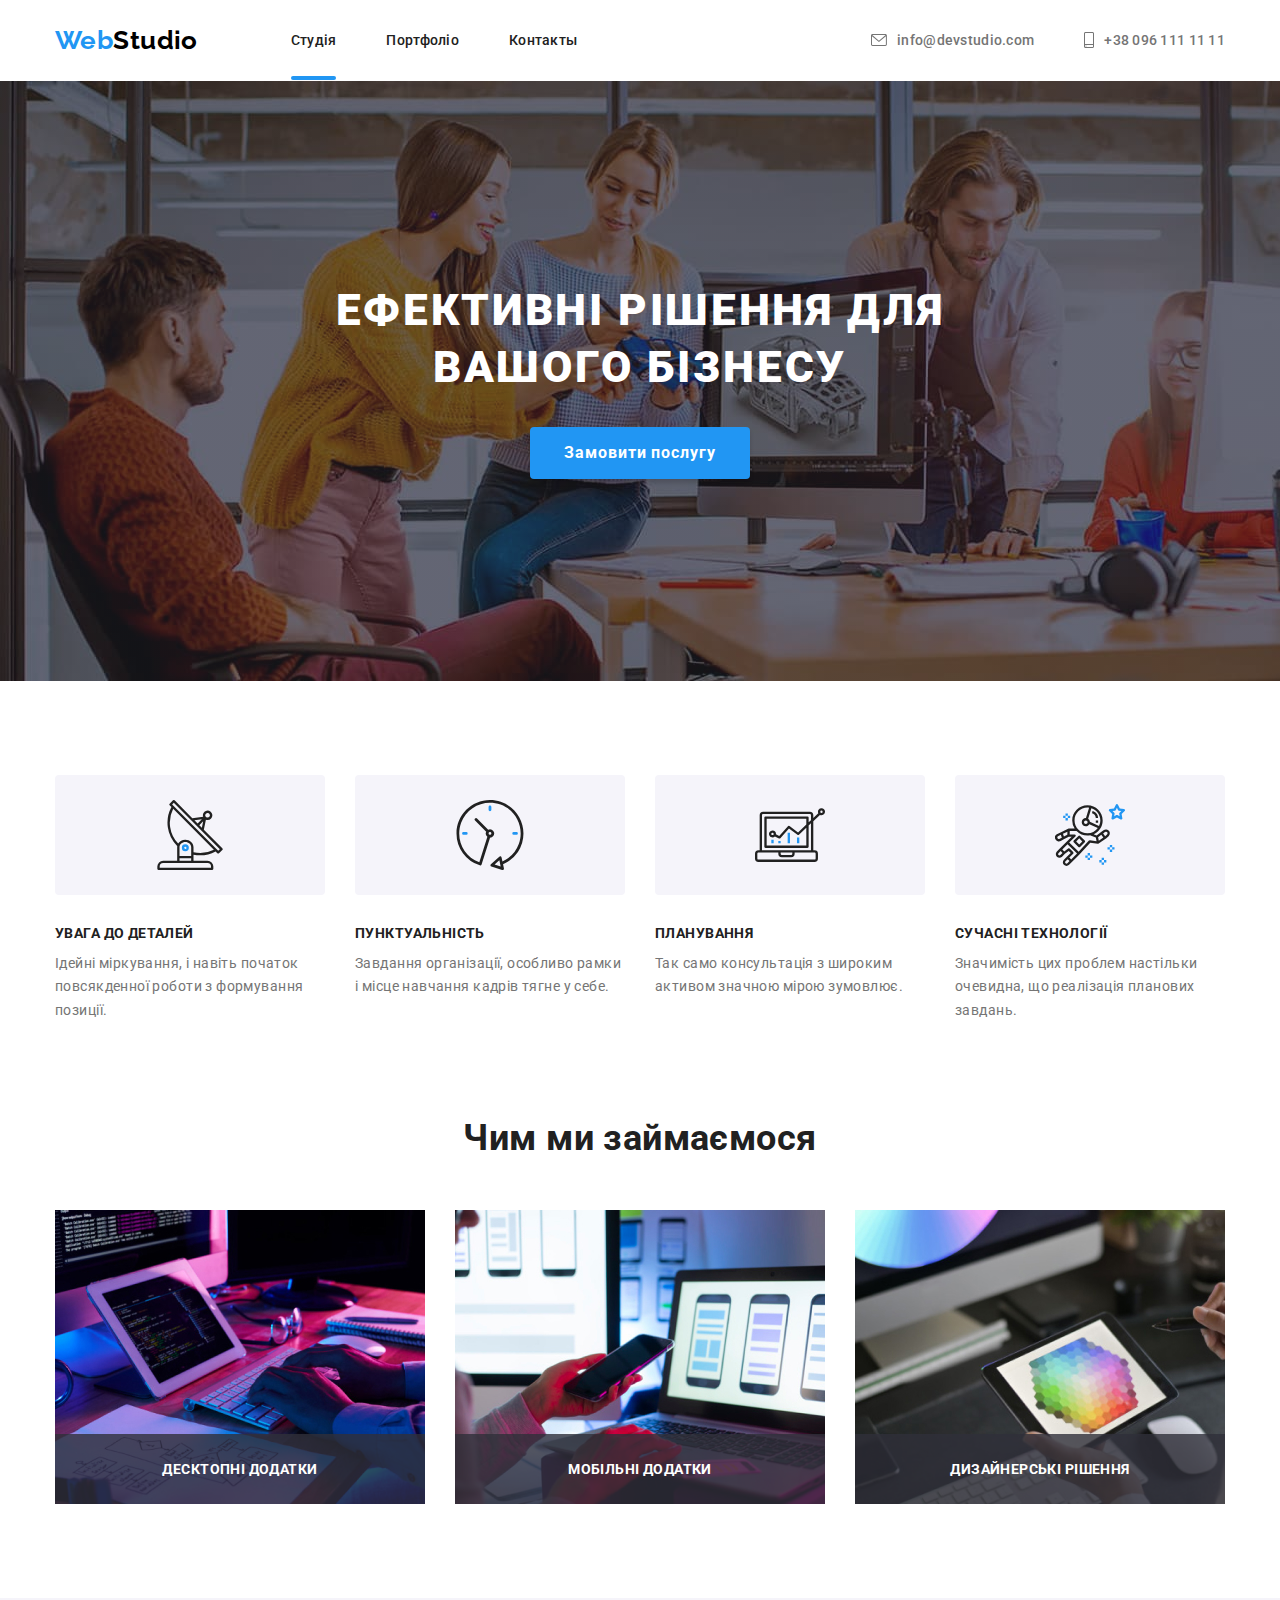
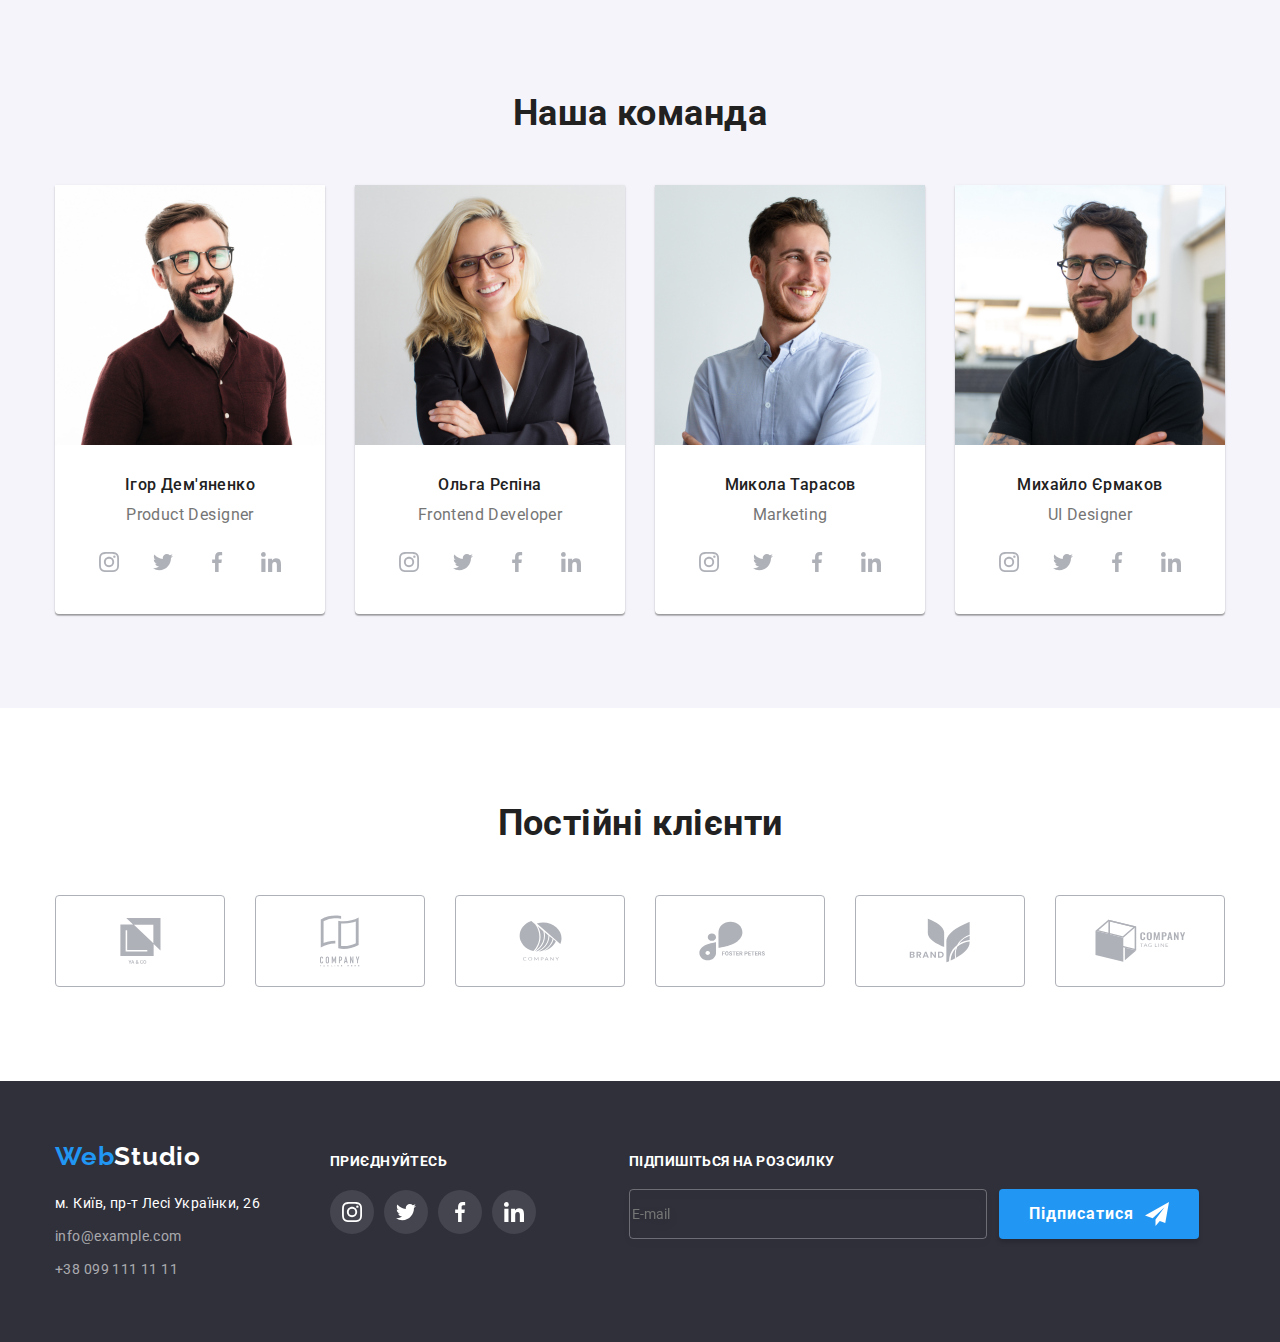
<file: index.html>
<!DOCTYPE html>
<html lang="en">
  <head>
    <meta charset="UTF-8" />
    <meta http-equiv="X-UA-Compatible" content="IE=edge" />
    <meta name="viewport" content="width=device-width, initial-scale=1.0" />
    <link rel="preconnect" href="https://fonts.googleapis.com" />
    <link rel="preconnect" href="https://fonts.gstatic.com" crossorigin />
    <link
      href="https://fonts.googleapis.com/css2?family=Raleway:wght@700&family=Roboto:wght@400;500;700&display=swap"
      rel="stylesheet"
    />
    <link
      rel="stylesheet"
      href="https://cdnjs.cloudflare.com/ajax/libs/modern-normalize/1.1.0/modern-normalize.min.css"
    />
    <link rel="stylesheet" href="./css/main.min.css" />
    <link rel="stylesheet" href="./css/reset.css" />
    <link rel="stylesheet" href="./css/style.css" />
    <title>DZ_2</title>
  </head>
  <body>
    <!-- HEADER -->
    <header class="header">
      <div class="container header-container">
        <nav class="header-nav">
          <a href="./index.html" class="icon-link"
            ><span class="header-icon">Web</span>Studio</a
          >
          <ul class="header-list">
            <li class="header-item">
              <a
                href="./index.html"
                class="header-link visited header-border-link header-current"
              >
                Студія</a
              >
            </li>
            <li class="header-item">
              <a
                href="portfolio.html"
                target="_blank"
                class="header-link header-border-link"
              >
                Портфоліо</a
              >
            </li>
            <li class="header-item">
              <a href="" class="header-link header-border-link"> Контакты</a>
            </li>
          </ul>
        </nav>

        <ul class="header-auth">
          <li class="header-auth-item">
            <a
              href="mailto:info@devstudio.com"
              target="_blank"
              class="header-auth-link"
              >info@devstudio.com
              <svg class="header-email-icon" width="16" height="12">
                <use href="./Img/header-icons.svg#icon-envelope-hover"></use>
              </svg>
            </a>
          </li>
          <li class="header-auth-item">
            <a href="tel:+380961111111" target="_blank" class="header-auth-link"
              >+38 096 111 11 11
              <svg class="header-email-icon" width="10" height="16">
                <use href="./Img/header-icons.svg#icon-smartphone"></use>
              </svg>
            </a>
          </li>
        </ul>
      </div>
    </header>

    <main>
      <!-- HERO -->
      <section class="hero section">
        <div class="container">
          <h1 class="hero-title">Ефективні рішення для вашого бізнесу</h1>
          <button type="button" class="hero-btn" data-modal-open>
            Замовити послугу
          </button>
        </div>
      </section>
      <!-- advantage -->
      <section class="advantage container section">
        <h2 class="advantage-title title visually-hidden">Особенности</h2>
        <ul class="advantage-list">
          <li class="advantage-item">
            <div class="advantage-icon-border">
              <svg class="advantage-icons" width="70" height="70">
                <use href="./Img/advantage-icons.svg#icon-antenna-1"></use>
              </svg>
            </div>
            <h3 class="advantage-secondary-title">УВАГА ДО ДЕТАЛЕЙ</h3>
            <p class="advantage-text">
              Ідейні міркування, і навіть початок повсякденної роботи з
              формування позиції.
            </p>
          </li>
          <li class="advantage-item">
            <div class="advantage-icon-border">
              <svg class="advantage-icons" width="70" height="70">
                <use href="./Img/advantage-icons.svg#icon-clock-1"></use>
              </svg>
            </div>
            <h3 class="advantage-secondary-title">ПУНКТУАЛЬНІСТЬ</h3>
            <p class="advantage-text">
              Завдання організації, особливо рамки і місце навчання кадрів тягне
              у себе.
            </p>
          </li>
          <li class="advantage-item">
            <div class="advantage-icon-border">
              <svg class="advantage-icons" width="70" height="70">
                <use href="./Img/advantage-icons.svg#icon-diagram-1"></use>
              </svg>
            </div>
            <h3 class="advantage-secondary-title">ПЛАНУВАННЯ</h3>
            <p class="advantage-text">
              Так само консультація з широким активом значною мірою зумовлює.
            </p>
          </li>
          <li class="advantage-item">
            <div class="advantage-icon-border">
              <svg class="advantage-icons" width="70" height="70">
                <use href="./Img/advantage-icons.svg#icon-astronaut-1"></use>
              </svg>
            </div>
            <h3 class="advantage-secondary-title">СУЧАСНІ ТЕХНОЛОГІЇ</h3>
            <p class="advantage-text">
              Значимість цих проблем настільки очевидна, що реалізація планових
              завдань.
            </p>
          </li>
        </ul>
      </section>
      <!-- WORK -->
      <section class="work container section">
        <h2 class="work-title title">Чим ми займаємося</h2>
        <ul class="work-list">
          <li class="work-item">
            <img src="./Img/code.jpg" alt="code" width="370" />
            <p class="work-text work-box">Десктопні додатки</p>
          </li>
          <li class="work-item">
            <img src="./Img/phone.jpg" alt="phone" width="370" />
            <p class="work-text work-box">Мобільні додатки</p>
          </li>
          <li class="work-item">
            <img src="./Img/tablet.jpg" alt="tablet" width="370" />
            <p class="work-text work-box">Дизайнерські рішення</p>
          </li>
        </ul>
      </section>
      <!-- TEAM -->
      <section class="team section">
        <div class="container">
          <h2 class="team-title title">Наша команда</h2>
          <ul class="team-list">
            <li class="team-item">
              <img
                src="./Img/img_1.jpg"
                alt="Ігор Дем'яненко
                 "
                width="270"
              />
              <h3 class="team-secondary-title">Ігор Дем'яненко</h3>
              <p class="team-text">Product Designer</p>
              <ul class="team-icon-list">
                <li class="team-icon-item">
                  <a class="team-icon-link" href="">
                    <svg class="team-soc-icon" width="20" height="20">
                      <use href="./Img/soc.svg#icon-instagram"></use>
                    </svg>
                  </a>
                </li>
                <li class="team-icon-item">
                  <a class="team-icon-link" href="">
                    <svg class="team-soc-icon" width="20" height="20">
                      <use href="./Img/soc.svg#icon-twitter"></use>
                    </svg>
                  </a>
                </li>
                <li class="team-icon-item">
                  <a class="team-icon-link" href="">
                    <svg class="team-soc-icon" width="20" height="20">
                      <use href="./Img/soc.svg#icon-facebook"></use>
                    </svg>
                  </a>
                </li>
                <li class="team-icon-item">
                  <a class="team-icon-link" href="">
                    <svg class="team-soc-icon" width="20" height="20">
                      <use href="./Img/soc.svg#icon-linkedin"></use>
                    </svg>
                  </a>
                </li>
              </ul>
            </li>
            <li class="team-item">
              <img
                src="./Img/img_2.jpg"
                alt="Ольга Рєпіна
                 "
                width="270"
              />
              <h3 class="team-secondary-title">Ольга Рєпіна</h3>
              <p class="team-text">Frontend Developer</p>
              <ul class="team-icon-list">
                <li class="team-icon-item">
                  <a class="team-icon-link" href="">
                    <svg class="team-soc-icon" width="20" height="20">
                      <use href="./Img/soc.svg#icon-instagram"></use>
                    </svg>
                  </a>
                </li>
                <li class="team-icon-item">
                  <a class="team-icon-link" href="">
                    <svg class="team-soc-icon" width="20" height="20">
                      <use href="./Img/soc.svg#icon-twitter"></use>
                    </svg>
                  </a>
                </li>
                <li class="team-icon-item">
                  <a class="team-icon-link" href="">
                    <svg class="team-soc-icon" width="20" height="20">
                      <use href="./Img/soc.svg#icon-facebook"></use>
                    </svg>
                  </a>
                </li>
                <li class="team-icon-item">
                  <a class="team-icon-link" href="">
                    <svg class="team-soc-icon" width="20" height="20">
                      <use href="./Img/soc.svg#icon-linkedin"></use>
                    </svg>
                  </a>
                </li>
              </ul>
            </li>
            <li class="team-item">
              <img
                src="./Img/img_3.jpg"
                alt="Микола Тарасов
                 "
                width="270"
              />
              <h3 class="team-secondary-title">Микола Тарасов</h3>
              <p class="team-text">Marketing</p>
              <ul class="team-icon-list">
                <li class="team-icon-item">
                  <a class="team-icon-link" href="">
                    <svg class="team-soc-icon" width="20" height="20">
                      <use href="./Img/soc.svg#icon-instagram"></use>
                    </svg>
                  </a>
                </li>
                <li class="team-icon-item">
                  <a class="team-icon-link" href="">
                    <svg class="team-soc-icon" width="20" height="20">
                      <use href="./Img/soc.svg#icon-twitter"></use>
                    </svg>
                  </a>
                </li>
                <li class="team-icon-item">
                  <a class="team-icon-link" href="">
                    <svg class="team-soc-icon" width="20" height="20">
                      <use href="./Img/soc.svg#icon-facebook"></use>
                    </svg>
                  </a>
                </li>
                <li class="team-icon-item">
                  <a class="team-icon-link" href="">
                    <svg class="team-soc-icon" width="20" height="20">
                      <use href="./Img/soc.svg#icon-linkedin"></use>
                    </svg>
                  </a>
                </li>
              </ul>
            </li>
            <li class="team-item">
              <img
                src="./Img/img_4.jpg"
                alt="Михайло Єрмаков
                 "
                width="270"
              />
              <h3 class="team-secondary-title">Михайло Єрмаков</h3>
              <p class="team-text">UI Designer</p>
              <ul class="team-icon-list">
                <li class="team-icon-item">
                  <a class="team-icon-link" href="">
                    <svg class="team-soc-icon" width="20" height="20">
                      <use href="./Img/soc.svg#icon-instagram"></use>
                    </svg>
                  </a>
                </li>
                <li class="team-icon-item">
                  <a class="team-icon-link" href="">
                    <svg class="team-soc-icon" width="20" height="20">
                      <use href="./Img/soc.svg#icon-twitter"></use>
                    </svg>
                  </a>
                </li>
                <li class="team-icon-item">
                  <a class="team-icon-link" href="">
                    <svg class="team-soc-icon" width="20" height="20">
                      <use href="./Img/soc.svg#icon-facebook"></use>
                    </svg>
                  </a>
                </li>
                <li class="team-icon-item">
                  <a class="team-icon-link" href="">
                    <svg class="team-soc-icon" width="20" height="20">
                      <use href="./Img/soc.svg#icon-linkedin"></use>
                    </svg>
                  </a>
                </li>
              </ul>
            </li>
          </ul>
        </div>
      </section>
      <!-- CLIENTS -->
      <section class="clients container section">
        <h2 class="title-clients title">Постійні клієнти</h2>
        <ul class="clients-list">
          <li class="clients-item">
            <a href="" class="clients-link">
              <svg class="clients-icon" width="41" height="46">
                <use href="./Img/clients-icon.svg#icon-group"></use>
              </svg>
            </a>
          </li>
          <li class="clients-item">
            <a href="" class="clients-link">
              <svg class="clients-icon" width="40" height="52">
                <use href="./Img/clients-icon.svg#icon-group-1"></use>
              </svg>
            </a>
          </li>
          <li class="clients-item">
            <a href="" class="clients-link">
              <svg class="clients-icon" width="43" height="41">
                <use href="./Img/clients-icon.svg#icon-group-2"></use>
              </svg>
            </a>
          </li>
          <li class="clients-item">
            <a href="" class="clients-link">
              <svg class="clients-icon" width="84" height="40">
                <use href="./Img/clients-icon.svg#icon-group-3"></use>
              </svg>
            </a>
          </li>
          <li class="clients-item">
            <a href="" class="clients-link">
              <svg class="clients-icon" width="62" height="45">
                <use href="./Img/clients-icon.svg#icon-group-4"></use>
              </svg>
            </a>
          </li>
          <li class="clients-item">
            <a href="" class="clients-link">
              <svg class="clients-icon" width="93" height="43">
                <use href="./Img/clients-icon.svg#icon-group-5"></use>
              </svg>
            </a>
          </li>
        </ul>
      </section>
    </main>
    <!-- FOOTER -->
    <footer class="footer">
      <div class="container footer-section">
        <address class="address">
          <ul class="adrress-list">
            <li class="address-item">
              <a href="./index.html" class="footer-icon-secondary"
                ><span class="footer-icon">Web</span>Studio</a
              >
            </li>
            <li class="address-item">
              <a
                href="https://goo.gl/maps/q9b8zo8jBSZSoCHC9"
                target="_blank"
                rel="noopener noreferrer"
                class="adress-link"
                >м. Київ, пр-т Лесі Українки, 26</a
              ><br />
            </li>
            <li class="address-item">
              <a href="mailto:info@example.com" class="contact-link"
                >info@example.com</a
              ><br />
            </li>
            <li class="address-item">
              <a href="tel:+380991111111" class="contact-link"
                >+38 099 111 11 11</a
              >
            </li>
          </ul>
          <div class="footer-position">
            <h3 class="footer-title">приєднуйтесь</h3>
            <ul class="footer-icon-list">
              <li class="footer-icon-item">
                <a class="footer-icon-link" href="">
                  <svg class="footer-soc-icon" width="20" height="20">
                    <use href="./Img/soc.svg#icon-instagram"></use>
                  </svg>
                </a>
              </li>
              <li class="footer-icon-item">
                <a class="footer-icon-link" href="">
                  <svg class="footer-soc-icon" width="20" height="20">
                    <use href="./Img/soc.svg#icon-twitter"></use>
                  </svg>
                </a>
              </li>
              <li class="footer-icon-item">
                <a class="footer-icon-link" href="">
                  <svg class="footer-soc-icon" width="20" height="20">
                    <use href="./Img/soc.svg#icon-facebook"></use>
                  </svg>
                </a>
              </li>
              <li class="footer-icon-item">
                <a class="footer-icon-link" href="">
                  <svg class="footer-soc-icon" width="20" height="20">
                    <use href="./Img/soc.svg#icon-linkedin"></use>
                  </svg>
                </a>
              </li>
            </ul>
          </div>
          <form>
            <div class="footer-primery-form">
              <h3 class="footer-form-title">Підпишіться на розсилку</h3>
              <div class="footer-form">
                <label for=""></label>
                <input
                  class="footer-input"
                  type="Email"
                  name="user-email"
                  id="user-email"
                  placeholder="E-mail"
                />
                <button type="button" class="footer-btn-form">
                  <svg class="footer-form-icon" width="24" height="24">
                    <use href="./Img/footer-modal.svg#icon-icon-send"></use>
                  </svg>
                  Підписатися
                </button>
              </div>
            </div>
          </form>
        </address>
      </div>
    </footer>

    <!-- MODAL -->
    <div class="backdrop is-hidden" data-modal>
      <div class="modal">
        <p class="modal-title">Залиште свої дані, ми вам передзвонимо</p>
        <form for="text" class="modal-form">
          <div class="modal-position">
            <label class="modal-label" for="user_text" class="modal-label">
              Імя</label
            >
            <div class="modal-position-svg">
              <input
                type="text"
                name="username"
                id="user_text"
                class="model-input"
                required
                autofocus
              />
              <svg class="modal-icon" width="18" height="18">
                <use href="./Img/modal.svg#icon-person-black-18dp-1"></use>
              </svg>
            </div>
          </div>
          <div class="modal-position">
            <label class="modal-label" for="user_tel">Телефон</label>
            <div class="modal-position-svg">
              <input
                type="tel"
                name="usertel"
                id="user_tel"
                class="model-input"
                autofocus
                required
              />
              <svg class="modal-icon" width="18" height="18">
                <use href="./Img/modal.svg#icon-phone-black-18dp-1"></use>
              </svg>
            </div>
          </div>
          <div class="modal-position">
            <label class="modal-label" for="user_email">Пошта</label>
            <div class="modal-position-svg">
              <input
                type="email"
                name="useremail"
                id="user_email"
                class="model-input"
                autofocus
                required
              />
              <svg class="modal-icon" width="18" height="18">
                <use href="./Img/modal.svg#icon-email-black-18dp-1"></use>
              </svg>
            </div>
          </div>
          <div class="modal-position">
            <label class="modal-label" for="user_koment">Коментар</label>
            <textarea
              class="modal-textarea"
              name="user-text"
              id="user_koment"
              placeholder="Введіть текст"
            ></textarea>
          </div>
          <div class="modal-check">
            <input
              type="checkbox"
              id="user_check"
              class="modal-checkbox visually-hidden"
            />
            <label for="user_check" class="label-check">
              <span>
                <svg class="checkbox-icon" width="11" height="8">
                  <use href="./Img/footer-modal.svg#icon-Vector-1"></use>
                </svg>
              </span>
              Погоджуюся з розсилкою та приймаю
              <a href="" class="modal-link">Умови договору</a></label
            >
          </div>
          <button type="submit" class="modal-button">Відправити</button>
        </form>
        <button type="button" class="modal-btn" data-modal-close>
          <svg class="modal-svg" data-modal-close width="18" height="18">
            <use href="./Img/header-icons.svg#icon-close-black-18dp-2-1"></use>
          </svg>
        </button>
      </div>
    </div>
    <script src="./js/modal.js"></script>
  </body>
</html>
</file>
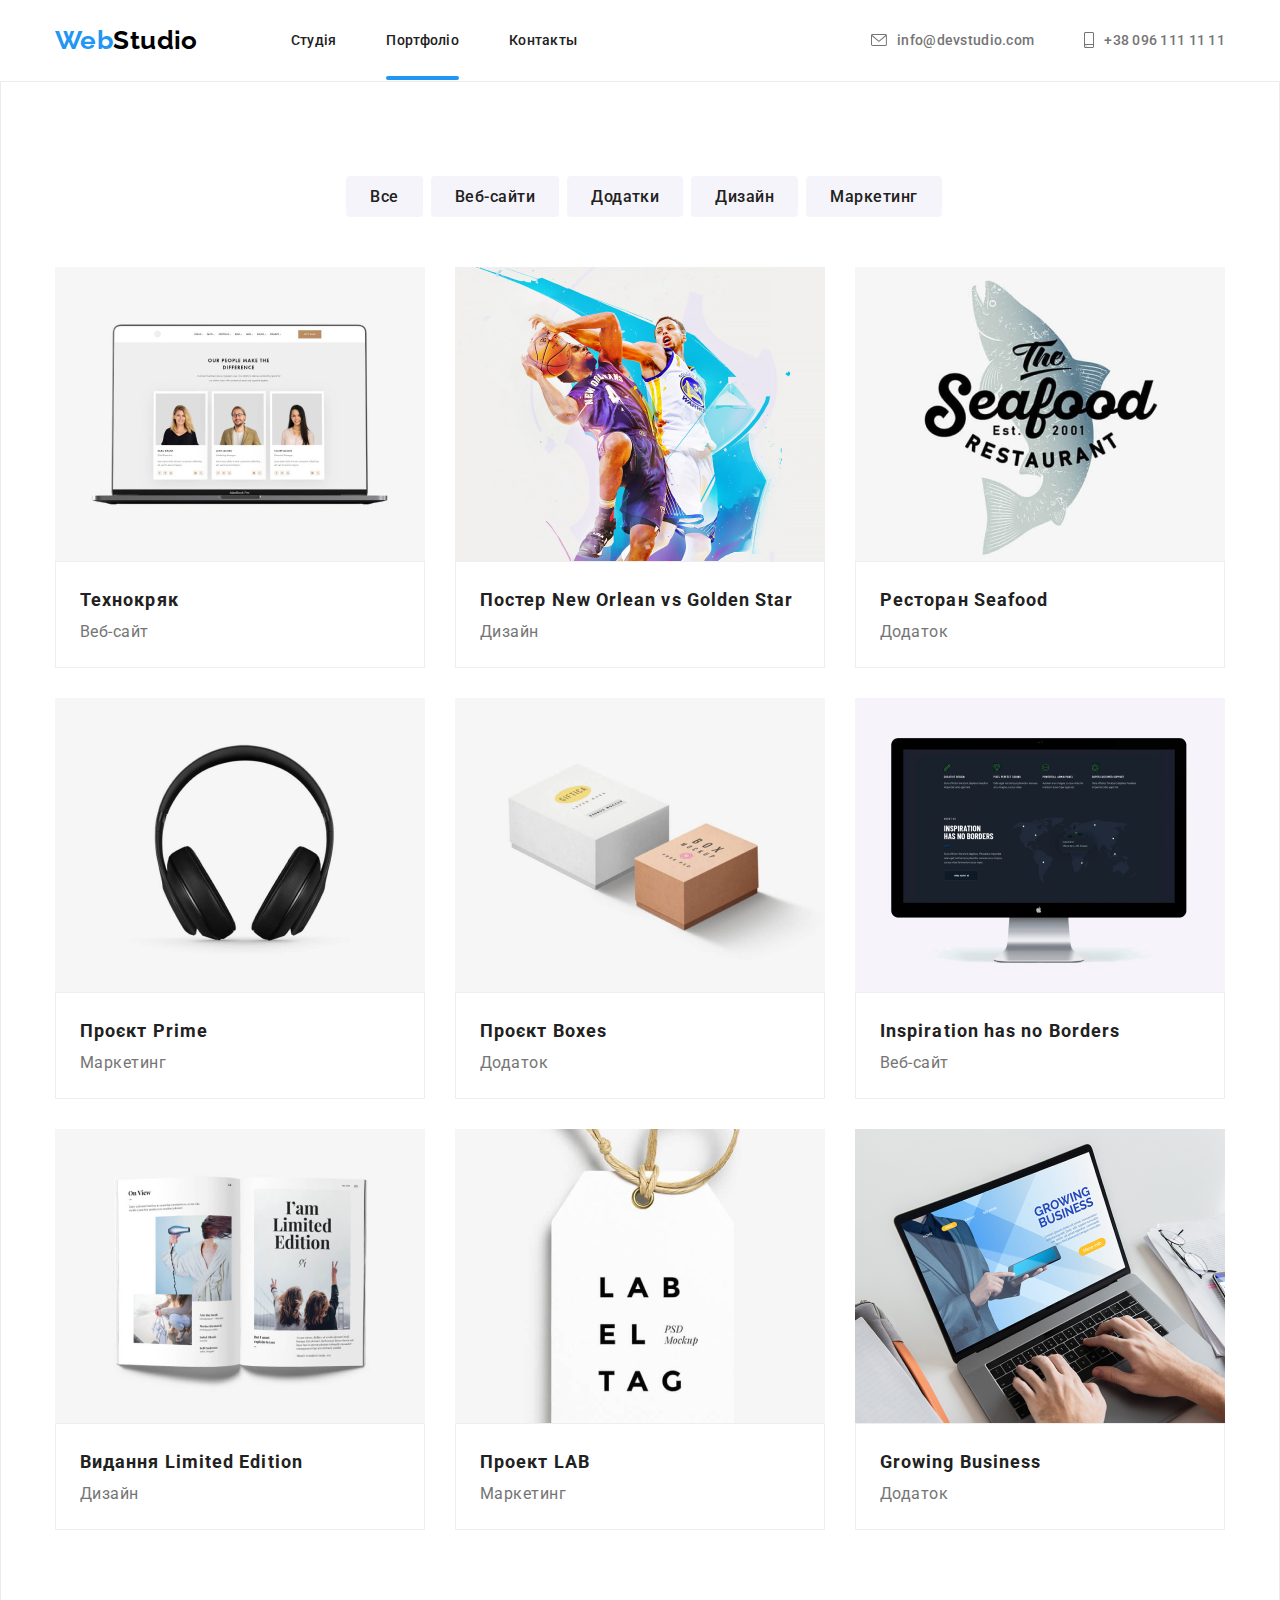
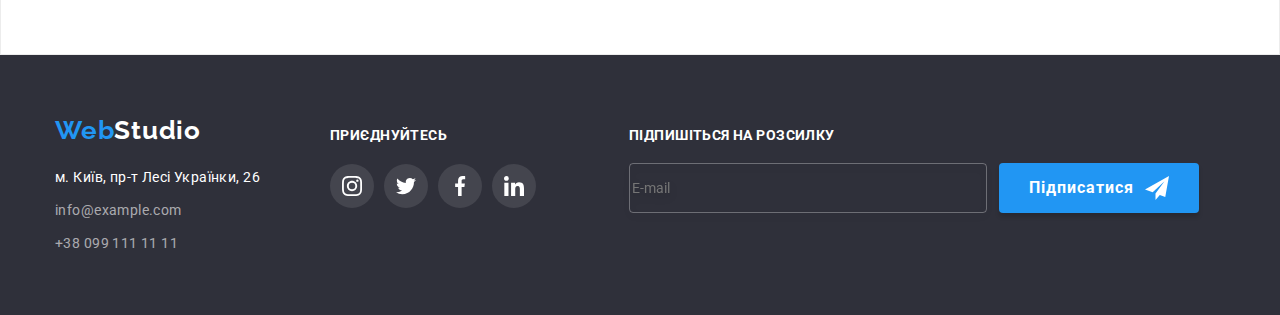
<file: portfolio.html>
<!DOCTYPE html>
<html lang="en">
  <head>
    <meta charset="UTF-8" />
    <meta http-equiv="X-UA-Compatible" content="IE=edge" />
    <meta name="viewport" content="width=device-width, initial-scale=1.0" />
    <link rel="preconnect" href="https://fonts.googleapis.com" />
    <link rel="preconnect" href="https://fonts.gstatic.com" crossorigin />
    <link
      href="https://fonts.googleapis.com/css2?family=Raleway:wght@700&family=Roboto:wght@400;500;700&display=swap"
      rel="stylesheet"
    />
    <link
      rel="stylesheet"
      href="https://cdnjs.cloudflare.com/ajax/libs/modern-normalize/1.1.0/modern-normalize.min.css"
    />
    <link rel="stylesheet" href="./css/reset.css" />
    <link rel="stylesheet" href="./css/style.css" />
    <title>Portfolio</title>
  </head>
  <body>
    <!-- HEADER -->
    <header class="header">
      <div class="container header-container">
        <nav class="header-nav">
          <a href="./index.html" class="icon-link"
            ><span class="header-icon">Web</span>Studio</a
          >
          <ul class="header-list">
            <li class="header-item">
              <a href="./index.html" class="header-link header-border-link">
                Студія</a
              >
            </li>
            <li class="header-item">
              <a
                href="portfolio.html"
                target="_blank"
                class="header-link visited header-border-link header-current"
              >
                Портфоліо</a
              >
            </li>
            <li class="header-item">
              <a href="" class="header-link header-border-link"> Контакты</a>
            </li>
          </ul>
        </nav>

        <ul class="header-auth">
          <li class="header-auth-item">
            <a
              href="mailto:info@devstudio.com"
              target="_blank"
              class="header-auth-link"
              >info@devstudio.com
              <svg class="header-email-icon" width="16" height="12">
                <use href="./Img/header-icons.svg#icon-envelope-hover"></use>
              </svg>
            </a>
          </li>
          <li class="header-auth-item">
            <a href="tel:+380961111111" target="_blank" class="header-auth-link"
              >+38 096 111 11 11
              <svg class="header-email-icon" width="10" height="16">
                <use href="./Img/header-icons.svg#icon-smartphone"></use>
              </svg>
            </a>
          </li>
        </ul>
      </div>
    </header>
    <main>
      <section class="portfolio portfolio-header">
        <div class="container section">
          <h1 class="hero-portfolio visually-hidden">PORTFOLIO</h1>
          <!-- Кнопки -->

          <ul class="radio-buttons">
            <li class="portfolio-button">
              <button type="button" class="portfolio-btn">Все</button>
            </li>
            <li class="portfolio-button">
              <button type="button" class="portfolio-btn">Веб-сайти</button>
            </li>
            <li class="portfolio-button">
              <button type="button" class="portfolio-btn">Додатки</button>
            </li>
            <li class="portfolio-button">
              <button type="button" class="portfolio-btn">Дизайн</button>
            </li>
            <li class="portfolio-button">
              <button type="button" class="portfolio-btn">Маркетинг</button>
            </li>
          </ul>

          <!-- Контент -->

          <ul class="content-list">
            <li class="content-item">
              <a class="content-link" href="">
                <div class="box-content">
                  <img
                    src="./img-portfolio/techno.jpg"
                    alt="Технокряк"
                    width="370"
                  />
                  <p class="content-text-pre">
                    Ресурс пропонує комплексні пропозиції з різним рівнем
                    функціоналу та сервісів. Все це дозволить відвідувачу
                    отримати вичерпні відомості про компанію чи приватну особу.
                  </p>
                </div>
                <div class="portfolio-content">
                  <h3 class="content-title">Технокряк</h3>
                  <p class="content-text">Веб-сайт</p>
                </div>
              </a>
            </li>
            <li class="content-item">
              <a class="content-link" href="">
                <div class="box-content">
                  <img
                    src="./img-portfolio/poster.jpg"
                    alt="Постер New Orlean vs Golden Star"
                    width="370"
                  />

                  <p class="content-text-pre">
                    Ресурс пропонує комплексні пропозиції з різним рівнем
                    функціоналу та сервісів. Все це дозволить відвідувачу
                    отримати вичерпні відомості про компанію чи приватну особу.
                  </p>
                </div>
                <div class="portfolio-content">
                  <h3 class="content-title">
                    Постер New Orlean vs Golden Star
                  </h3>
                  <p class="content-text">Дизайн</p>
                </div>
              </a>
            </li>
            <li class="content-item">
              <a class="content-link" href="">
                <div class="box-content">
                  <img
                    src="./img-portfolio/restaurant.jpg"
                    alt="Ресторан Seafood"
                    width="370"
                  />

                  <p class="content-text-pre">
                    Ресурс пропонує комплексні пропозиції з різним рівнем
                    функціоналу та сервісів. Все це дозволить відвідувачу
                    отримати вичерпні відомості про компанію чи приватну особу.
                  </p>
                </div>
                <div class="portfolio-content">
                  <h3 class="content-title">Ресторан Seafood</h3>
                  <p class="content-text">Додаток</p>
                </div>
              </a>
            </li>
            <li class="content-item">
              <a class="content-link" href="">
                <div class="box-content">
                  <img
                    src="./img-portfolio/prime.jpg"
                    alt="Проєкт Prime"
                    width="370"
                  />

                  <p class="content-text-pre">
                    Ресурс пропонує комплексні пропозиції з різним рівнем
                    функціоналу та сервісів. Все це дозволить відвідувачу
                    отримати вичерпні відомості про компанію чи приватну особу.
                  </p>
                </div>
                <div class="portfolio-content">
                  <h3 class="content-title">Проєкт Prime</h3>
                  <p class="content-text">Маркетинг</p>
                </div>
              </a>
            </li>
            <li class="content-item">
              <a class="content-link" href="">
                <div class="box-content">
                  <img
                    src="./img-portfolio/boxes.jpg"
                    alt="Проєкт Boxes"
                    width="370"
                  />

                  <p class="content-text-pre">
                    Ресурс пропонує комплексні пропозиції з різним рівнем
                    функціоналу та сервісів. Все це дозволить відвідувачу
                    отримати вичерпні відомості про компанію чи приватну особу.
                  </p>
                </div>
                <div class="portfolio-content">
                  <h3 class="content-title">Проєкт Boxes</h3>
                  <p class="content-text">Додаток</p>
                </div>
              </a>
            </li>
            <li class="content-item">
              <a class="content-link" href="">
                <div class="box-content">
                  <img
                    src="./img-portfolio/Inspiration has no Borders.jpg"
                    alt="Inspiration has no Borders"
                    width="370"
                  />

                  <p class="content-text-pre">
                    Ресурс пропонує комплексні пропозиції з різним рівнем
                    функціоналу та сервісів. Все це дозволить відвідувачу
                    отримати вичерпні відомості про компанію чи приватну особу.
                  </p>
                </div>
                <div class="portfolio-content">
                  <h3 class="content-title">Inspiration has no Borders</h3>
                  <p class="content-text">Веб-сайт</p>
                </div>
              </a>
            </li>
            <li class="content-item">
              <a class="content-link" href="">
                <div class="box-content">
                  <img
                    src="./img-portfolio/LimitedEdition.jpg"
                    alt="Видання Limited Edition"
                    width="370"
                  />

                  <p class="content-text-pre">
                    Ресурс пропонує комплексні пропозиції з різним рівнем
                    функціоналу та сервісів. Все це дозволить відвідувачу
                    отримати вичерпні відомості про компанію чи приватну особу.
                  </p>
                </div>

                <div class="portfolio-content">
                  <h3 class="content-title">Видання Limited Edition</h3>
                  <p class="content-text">Дизайн</p>
                </div>
              </a>
            </li>
            <li class="content-item">
              <a class="content-link" href="">
                <div class="box-content">
                  <img
                    src="./img-portfolio/lab.jpg"
                    alt="Проект LAB"
                    width="370"
                  />

                  <p class="content-text-pre">
                    Ресурс пропонує комплексні пропозиції з різним рівнем
                    функціоналу та сервісів. Все це дозволить відвідувачу
                    отримати вичерпні відомості про компанію чи приватну особу.
                  </p>
                </div>
                <div class="portfolio-content">
                  <h3 class="content-title">Проект LAB</h3>
                  <p class="content-text">Маркетинг</p>
                </div>
              </a>
            </li>
            <li class="content-item">
              <a class="content-link" href="">
                <div class="box-content">
                  <img
                    src="./img-portfolio/GrowingBusiness.jpg"
                    alt="Growing Business"
                    width="370"
                  />

                  <p class="content-text-pre">
                    Ресурс пропонує комплексні пропозиції з різним рівнем
                    функціоналу та сервісів. Все це дозволить відвідувачу
                    отримати вичерпні відомості про компанію чи приватну особу.
                  </p>
                </div>
                <div class="portfolio-content">
                  <h3 class="content-title">Growing Business</h3>
                  <p class="content-text">Додаток</p>
                </div>
              </a>
            </li>
          </ul>
        </div>
      </section>
    </main>

    <footer class="footer">
      <div class="container footer-section">
        <address class="address">
          <ul class="adrress-list">
            <li class="address-item">
              <a href="./index.html" class="footer-icon-secondary"
                ><span class="footer-icon">Web</span>Studio</a
              >
            </li>
            <li class="address-item">
              <a
                href="https://goo.gl/maps/q9b8zo8jBSZSoCHC9"
                target="_blank"
                rel="noopener noreferrer"
                class="adress-link"
                >м. Київ, пр-т Лесі Українки, 26</a
              ><br />
            </li>
            <li class="address-item">
              <a href="mailto:info@example.com" class="contact-link"
                >info@example.com</a
              ><br />
            </li>
            <li class="address-item">
              <a href="tel:+380991111111" class="contact-link"
                >+38 099 111 11 11</a
              >
            </li>
          </ul>
          <div class="footer-position">
            <h3 class="footer-title">приєднуйтесь</h3>
            <ul class="footer-icon-list">
              <li class="footer-icon-item">
                <a class="footer-icon-link" href="">
                  <svg class="footer-soc-icon" width="20" height="20">
                    <use href="./Img/soc.svg#icon-instagram"></use>
                  </svg>
                </a>
              </li>
              <li class="footer-icon-item">
                <a class="footer-icon-link" href="">
                  <svg class="footer-soc-icon" width="20" height="20">
                    <use href="./Img/soc.svg#icon-twitter"></use>
                  </svg>
                </a>
              </li>
              <li class="footer-icon-item">
                <a class="footer-icon-link" href="">
                  <svg class="footer-soc-icon" width="20" height="20">
                    <use href="./Img/soc.svg#icon-facebook"></use>
                  </svg>
                </a>
              </li>
              <li class="footer-icon-item">
                <a class="footer-icon-link" href="">
                  <svg class="footer-soc-icon" width="20" height="20">
                    <use href="./Img/soc.svg#icon-linkedin"></use>
                  </svg>
                </a>
              </li>
            </ul>
          </div>
          <form>
            <div class="footer-primery-form">
              <h3 class="footer-form-title">Підпишіться на розсилку</h3>
              <div class="footer-form">
                <label for=""></label>
                <input
                  class="footer-input"
                  type="Email"
                  name="user-email"
                  id="user-email"
                  placeholder="E-mail"
                />
                <button type="button" class="footer-btn-form">
                  <svg class="footer-form-icon" width="24" height="24">
                    <use href="./Img/footer-modal.svg#icon-icon-send"></use>
                  </svg>
                  Підписатися
                </button>
              </div>
            </div>
          </form>
        </address>
      </div>
    </footer>
  </body>
</html>
</file>
<file: css/style.css>
:root {
  --primery-title-color: #212121;
  --text-color: #757575;
  --accent-color: #2196f3;
  --footer-bcg-color: #2f303a;
  --transition: cubic-bezier(0.4, 0, 0.2, 1);
}

body {
  background-color: #ffffff;
  color: var(--primery-title-color);
  font-family: "Roboto", sans-serif;
  letter-spacing: 0.03em;
  font-size: 14px;
  line-height: 1.2;
}

.title {
  color: var(--primery-title-color);
  font-weight: 700;
  font-size: 36px;
  text-align: center;
  margin-top: 0;
  margin-bottom: 50px;
}

.container {
  width: 100%;
  max-width: 1200px;
  margin: 0 auto;
  padding-left: 15px;
  padding-right: 15px;
}

.section {
  padding-top: 94px;
  padding-bottom: 94px;
}

.footer-section {
  padding-top: 60px;
  padding-bottom: 60px;
}

/* ----------------------HEADER----------------------- */

.header-container {
  display: flex;
  align-items: center;
}

.header-container .header-nav {
  display: flex;
  align-items: center;
}

.header-list {
  display: flex;
  margin: 32px 0;
}

.header-item {
  margin-left: 93px;
}

.header-list .header-item + .header-item {
  margin-left: 50px;
}
.header-icon {
  font-family: "Raleway";
  font-weight: 700;
  font-size: 26px;
  color: #2196f3;
}

.icon-link {
  font-family: "Raleway";
  font-weight: 700;
  font-size: 26px;
  color: #000000;
}

.header-link {
  color: var(--primery-title-color);
  font-weight: 500;
  letter-spacing: 0.02em;
  padding: 32px 0;
  transition: cubic-bezier(0.4, 0, 0.2, 1) 250ms;
}

.header-border-link {
  position: relative;
}

.header-current::after {
  content: "";
  background-color: var(--accent-color);
  border-radius: 2px;
  position: absolute;
  width: 100%;
  height: 4px;
  bottom: 0;
  left: 0;
}

.header-link:hover,
.header-link:focus {
  color: var(--accent-color);
}

.header-auth .header-auth-item + .header-auth-item {
  margin-left: 50px;
}

.header-auth {
  margin-bottom: 0;
  display: flex;
  margin-left: auto;
}

.header-email-icon {
  margin-right: 10px;
}

.header-auth-link {
  color: var(--text-color);
  font-weight: 500;
  letter-spacing: 0.02em;
  display: flex;
  align-items: center;
  flex-direction: row-reverse;
  fill: #757575;
  transition: cubic-bezier(0.4, 0, 0.2, 1) 250ms;
}

.header-auth-link:hover,
.header-auth-link:focus {
  color: var(--accent-color);
  fill: var(--accent-color);
}

.visited:visited {
  color: var(--accent-color);
}

/* ----------------HERO--------------------- */

.hero {
  background-color: var(--footer-bcg-color);
  min-height: 600px;
  display: flex;
  align-items: center;
  background-image: linear-gradient(
      to right,
      rgba(47, 48, 58, 0.4),
      rgba(47, 48, 58, 0.4)
    ),
    url(../Img/hero-img.jpg);
  background-repeat: no-repeat;
  background-size: cover;
}

.hero .container {
  text-align: center;
}

.hero-title {
  max-width: 696px;
  margin: 0 auto;
  color: #ffffff;
  margin-top: 0;
  margin-bottom: 30px;
  font-weight: 900;
  font-size: 44px;
  line-height: 1.3;
  text-align: center;
  letter-spacing: 0.06em;
  text-transform: uppercase;
}

.hero-btn {
  background-color: var(--accent-color);
  color: #ffffff;
  cursor: pointer;
  font-weight: 700;
  font-size: 16px;
  line-height: 1.8;
  text-align: center;
  letter-spacing: 0.06em;
  padding: 10px 32px;
  box-shadow: 0px 4px 4px rgba(0, 0, 0, 0.15);
  border-radius: 4px;
  border-color: transparent;
  transition: box-shadow 250ms var(--transition),
    background-color 250ms var(--transition), color 250ms var(--transition);
}
.hero-btn:hover,
.hero-btn:focus {
  background-color: var(--accent-color);
  color: #ffffff;
  box-shadow: 0px 3px 1px rgba(0, 0, 0, 0.1), 0px 1px 2px rgba(0, 0, 0, 0.08),
    0px 2px 2px rgba(0, 0, 0, 0.12);
}

/* ----------------ADVANTAGE---------------------- */

.advantage-list {
  display: flex;
  gap: 30px;
}

.advantage-secondary-title {
  color: var(--primery-title-color);
  font-weight: 700;
  font-size: 14px;
  text-transform: uppercase;
  margin-bottom: 10px;
}

.advantage-text {
  color: var(--text-color);
  font-weight: 400;
  line-height: 1.7;
}

.advantage-icon-border {
  background: #f5f4fa;
  border-radius: 4px;
  width: 270px;
  display: flex;
  justify-content: center;
  align-items: center;
  margin-bottom: 30px;
  height: 120px;
}

/* --------------------WORK-------------------------- */

.work {
  padding-top: 0;
}

.work-list {
  display: flex;
  gap: 30px;
}

.work-item {
  position: relative;
}

.work-text {
  position: absolute;
  font-weight: 700;
  text-align: center;
  text-transform: uppercase;

  color: #ffffff;
}

.work-box {
  position: absolute;
  background: rgba(47, 48, 58, 0.8);
  width: 100%;
  height: 70px;
  bottom: 0;
  display: flex;
  align-items: center;
  justify-content: center;
}

/* -------------------TEAM---------------------- */

.team {
  background-color: #f5f4fa;
}

.team-list {
  display: flex;
  gap: 30px;
}

.team-item {
  background-color: #ffffff;
  box-shadow: 0px 1px 3px rgba(0, 0, 0, 0.12), 0px 1px 1px rgba(0, 0, 0, 0.14),
    0px 2px 1px rgba(0, 0, 0, 0.2);
  border-radius: 0px 0px 4px 4px;
}

.team-secondary-title {
  color: var(--primery-title-color);
  font-weight: 500;
  font-size: 16px;
  text-align: center;
  margin-top: 30px;
}

.team-text {
  color: var(--text-color);
  font-weight: 400;
  font-size: 16px;
  text-align: center;
  margin-top: 10px;
  margin-bottom: 16px;
}

.team-icon-list {
  display: flex;
  justify-content: center;
  margin-bottom: 30px;
  gap: 10px;
}

.team-icon-link {
  width: 44px;
  height: 44px;
  display: flex;
  justify-content: center;
  align-items: center;
  transition: cubic-bezier(0.4, 0, 0.2, 1) background-color 250ms;
  border-radius: 50%;
}

.team-icon-link:hover,
.team-icon-link:focus {
  background-color: var(--accent-color);
  border-radius: 50%;
}

.team-icon-link:hover .team-soc-icon {
  fill: #ffffff;
}
.team-icon-link:focus .team-soc-icon {
  fill: #ffffff;
}

.team-soc-icon {
  fill: #afb1b8;
}

/* ---------------CLIENTS------------- */

.clients-list {
  display: flex;
  gap: 30px;
}

.clients-link {
  border: 1px solid #afb1b8;
  border-radius: 4px;
  width: 170px;
  height: 92px;
  display: flex;
  justify-content: center;
  align-items: center;
  transition: border-color 250ms var(--transition);
}

.clients-link:hover,
.clients-link:focus {
  border-color: var(--accent-color);
  outline: none;
}

.clients-link:hover .clients-icon {
  fill: var(--accent-color);
}
.clients-link:focus .clients-icon {
  fill: var(--accent-color);
}

.clients-icon {
  fill: #afb1b8;
  transition: fill 250ms var(--transition);
}

/* ---------------FOOTER------------- */

.footer {
  background-color: var(--footer-bcg-color);
}

.address {
  display: flex;
  flex-wrap: nowrap;
  font-style: normal;
}

.adress-link {
  font-weight: 400;
  line-height: 1.7;
  color: #ffffff;
  font-style: normal;
  transition: cubic-bezier(0.4, 0, 0.2, 1) color 250ms;
}

.contact-link {
  font-weight: 400;
  line-height: 1.7;
  color: rgba(255, 255, 255, 0.6);
  font-style: normal;
  transition: cubic-bezier(0.4, 0, 0.2, 1) color 250ms;
}

.adress-link:hover,
.adress-link:focus {
  color: var(--accent-color);
}

.contact-link:hover,
.contact-link:focus {
  color: var(--accent-color);
}

.address-item:not(:last-child) {
  margin-bottom: 9px;
}

.footer-icon-secondary {
  color: #ffffff;
  font-family: "Raleway";
  font-weight: 700;
  font-size: 26px;
  letter-spacing: 0.03em;
  margin-bottom: 20px;
  display: block;
}

.footer-icon {
  font-family: "Raleway";
  font-weight: 700;
  font-size: 26px;
  color: #2196f3;
}

.footer-title {
  font-weight: 700;
  font-size: 14px;
  text-transform: uppercase;
  color: #ffffff;
  margin-bottom: 20px;
}

.footer-icon-list {
  gap: 10px;
  display: flex;
}

.footer-icon-link {
  width: 44px;
  height: 44px;
  border-radius: 50%;
  display: flex;
  justify-content: center;
  align-items: center;
  background: rgba(255, 255, 255, 0.1);
  transition: cubic-bezier(0.4, 0, 0.2, 1) background-color 250ms;
}

.footer-soc-icon {
  fill: #ffffff;
}

.footer-icon-link:focus,
.footer-icon-link:hover {
  background-color: var(--accent-color);
  border-radius: 50%;
}

.footer-position {
  margin-left: 70px;
  margin-top: 12px;
}

/* FOOTER-FORM */

.footer-btn-form {
  width: 200px;
  height: 50px;
  background: var(--accent-color);
  box-shadow: 0px 4px 4px rgba(0, 0, 0, 0.15);
  border-radius: 4px;
  font-weight: 700;
  font-size: 16px;
  line-height: 1.88;
  letter-spacing: 0.06em;
  color: #ffffff;
  border-color: transparent;
  cursor: pointer;
  margin-left: 12px;
  position: relative;
  display: flex;
  align-items: center;
  justify-content: space-between;
  padding-left: 28px;
}

.footer-form-icon {
  position: absolute;
  right: 28px;
  fill: #ffffff;
}

.footer-form-title {
  font-weight: 700;
  font-size: 14px;
  line-height: 1.15;
  letter-spacing: 0.03em;
  text-transform: uppercase;
  color: #ffffff;
  margin-bottom: 20px;
}

.footer-input {
  height: 50px;
  width: 358px;
  max-width: 100%;
  border: 1px solid rgba(255, 255, 255, 0.3);
  filter: drop-shadow(0px 4px 4px rgba(0, 0, 0, 0.15));
  border-radius: 4px;
  background-color: transparent;
}

.footer-form {
  display: flex;
  flex-wrap: nowrap;
}

.footer-primery-form {
  margin-left: 93px;
  margin-top: 12px;
}

/*  -----------------------PORTFOLIO----------------- */

/* ----HEADER---- */

.portfolio-header {
  border: 1px solid #ececec;
}

.hero-portfolio {
  color: #000000;
  font-weight: 900;
  font-size: 44px;
  line-height: 1.3;
  text-align: center;
  letter-spacing: 0.06em;
  text-transform: uppercase;
  margin-top: 0;
  margin-bottom: 0;
}

.content-list {
  margin-top: 0;
  display: flex;
  flex-wrap: wrap;
}

.content-item {
  width: 370px;
  margin-right: 30px;
  margin-bottom: 30px;
}

.content-link:hover .content-text-pre,
.content-link:focus .content-text-pre {
  transform: translateY(0);
  border: 1px solid #eeeeee;
}

.content-link {
  transition: cubic-bezier(0.4, 0, 0.2, 1) box-shadow 250ms;
  outline: none;
  display: inline-block;
}

.content-link:hover,
.content-link:focus {
  box-shadow: 0px 1px 1px rgba(0, 0, 0, 0.12), 0px 4px 4px rgba(0, 0, 0, 0.06),
    1px 4px 6px rgba(0, 0, 0, 0.16);
}

.content-text-pre {
  position: absolute;
  font-weight: 400;
  font-size: 18px;
  line-height: 1.56;
  color: #ffffff;
  background: rgba(33, 150, 243, 0.9);
  top: 0;
  left: 0;
  padding: 63px 24px;
  max-width: 100%;
  height: 100%;
  transform: translateY(100%);
  transition: cubic-bezier(0.4, 0, 0.2, 1) transform 250ms;
}

.box-content {
  position: relative;
  overflow: hidden;
}

.portfolio-content {
  padding: 20px 24px;
  border: 1px solid #eeeeee;
}

.content-title {
  font-weight: 700;
  font-size: 18px;
  line-height: 2;
  letter-spacing: 0.06em;
  color: var(--primery-title-color);
}

.content-item:nth-child(3n) {
  margin-right: 0;
}
.content-text {
  font-weight: 400;
  font-size: 16px;
  line-height: 1.8;
  letter-spacing: 0.03em;
  color: var(--text-color);
}

.radio-buttons {
  margin-bottom: 50px;
  display: flex;
  justify-content: center;
}

.portfolio-btn {
  background-color: #f5f4fa;
  color: var(--primery-title-color);
  cursor: pointer;
  font-weight: 500;
  font-size: 16px;
  line-height: 1.6;
  text-align: center;
  letter-spacing: 0.03em;
  margin-left: 8px;
  padding: 6px 22px;
  border-radius: 4px;
  border-color: transparent;
  transition: box-shadow 250ms var(--transition),
    background-color 250ms var(--transition), color 250ms var(--transition);
}

.portfolio-btn:hover,
.portfolio-btn:focus {
  background-color: var(--accent-color);
  color: #ffffff;
  box-shadow: 0px 3px 1px rgba(0, 0, 0, 0.1), 0px 1px 2px rgba(0, 0, 0, 0.08),
    0px 2px 2px rgba(0, 0, 0, 0.12);
}

/* ----------------------MODAL--------------- */

.backdrop {
  position: fixed;
  width: 100%;
  height: 100%;
  background-color: rgba(0, 0, 0, 0.2);
  top: 0;
  display: flex;
  justify-content: center;
  align-items: center;
}

.modal {
  position: absolute;
  width: 528px;
  height: 581px;
  background-color: #ffffff;
  box-shadow: 0px 1px 3px rgba(0, 0, 0, 0.12), 0px 1px 1px rgba(0, 0, 0, 0.14),
    0px 2px 1px rgba(0, 0, 0, 0.2);
  border-radius: 4px;
  padding: 40px;
}

.modal-btn {
  color: #000000;
  right: 8px;
  top: 8px;
  padding: 6px;
  position: absolute;
  background: #ffffff;
  display: flex;
  justify-content: center;
  align-items: center;
  border: 1px solid rgba(0, 0, 0, 0.1);
  border-radius: 50%;
  cursor: pointer;
}

.modal-svg {
  transition: fill 250ms var(--transition);
}

.modal-svg:hover,
.modal-svg:hover {
  fill: var(--accent-color);
}

.is-hidden {
  opacity: 0;
  visibility: hidden;
  pointer-events: none;
}

.modal-title {
  font-weight: 700;
  font-size: 20px;
  line-height: 1.15;
  text-align: center;
  color: var(--primery-title-color);
  margin-bottom: 12px;
}

.model-input {
  width: 100%;
  height: 100%;
  border: 1px solid rgba(33, 33, 33, 0.2);
  border-radius: 4px;
  padding-left: 40px;
  outline: none;
  transition: outline-color 250ms var(--accent-color);
}

.modal-input:focus {
  outline-color: var(--accent-color);
}

.modal-input:focus + .input-icon {
  fill: var(--accent-color);
}

.modal-position:not(:first-child) {
  margin-top: 10px;
}

.modal-position-svg {
  position: relative;
  height: 40px;
}

.modal-icon {
  position: absolute;
  left: 12px;
  transform: translateY(-50%);
  top: 50%;
}

.modal-textarea {
  width: 100%;
  resize: none;
  margin-top: 4px;
  border: 1px solid rgba(33, 33, 33, 0.2);
  border-radius: 4px;
  padding: 12px 16px;
  height: 120px;
  outline: none;
}

.modal-textarea:focus {
  border: 1px solid #2196f3;
}

.modal-position-svg {
  margin-top: 4px;
}

.modal-button {
  width: 200px;
  height: 50px;
  background: var(--accent-color);
  box-shadow: 0px 4px 4px rgba(0, 0, 0, 0.15);
  border-radius: 4px;
  font-weight: 700;
  font-size: 16px;
  line-height: 1.88;
  display: flex;
  align-items: center;
  text-align: center;
  letter-spacing: 0.06em;
  color: #ffffff;
  justify-content: center;
  border-color: transparent;
  transition: box-shadow 250ms var(--transition),
    background-color 250ms var(--transition), color 250ms var(--transition);
  margin: 0 auto;
  margin-top: 30px;
  cursor: pointer;
}

.modal-button:hover,
.modal-button:focus {
  background-color: var(--accent-color);
  color: #ffffff;
  box-shadow: 0px 3px 1px rgba(0, 0, 0, 0.1), 0px 1px 2px rgba(0, 0, 0, 0.08),
    0px 2px 2px rgba(0, 0, 0, 0.12);
}

.modal-checkbox {
  margin-top: 20px;
}

.modal-check {
  padding-left: 12px;
  margin-top: 20px;
}

.checkbox-icon {
  fill: currentColor;
}

.label-check span {
  width: 16px;
  height: 15px;
  border-radius: 2px;
  background-color: var(--accent-color);
  fill: #ffffff;
  display: flex;
  align-items: center;
  justify-content: center;
  margin-right: 7px;
  color: transparent;
}

.label-check {
  position: relative;
  display: flex;
  align-items: center;
}

.modal-checkbox:checked + .label-check span {
  background-color: var(--accent-color);
  border-color: var(--accent-color);
  color: #ffffff;
}

.model-input:focus ~ .modal-icon {
  fill: #2196f3;
}

.model-input:focus {
  border: 1px solid #2196f3;
}

.modal-link {
  margin-left: 5px;
  font-size: 14px;
  line-height: 1.71;
  letter-spacing: 0.03em;
  text-decoration-line: underline;
  color: var(--accent-color);
}
</file>
<file: css/main.min.css>
*,*::before,*:after{box-sizing:border-box}img{display:block}p,h1,h2,h3,h4,h5,h6{margin:0}ul,ol{list-style:none;margin-top:0;margin-bottom:0;padding-left:0}a{text-decoration:none}body{background-color:#fff;color:var(--primery-title-color);font-family:"Roboto",sans-serif;letter-spacing:.03em;font-size:14px;line-height:1.2}.title{color:var(--primery-title-color);font-weight:700;font-size:36px;text-align:center;margin-top:0;margin-bottom:50px}/*# sourceMappingURL=main.min.css.map */
</file>
